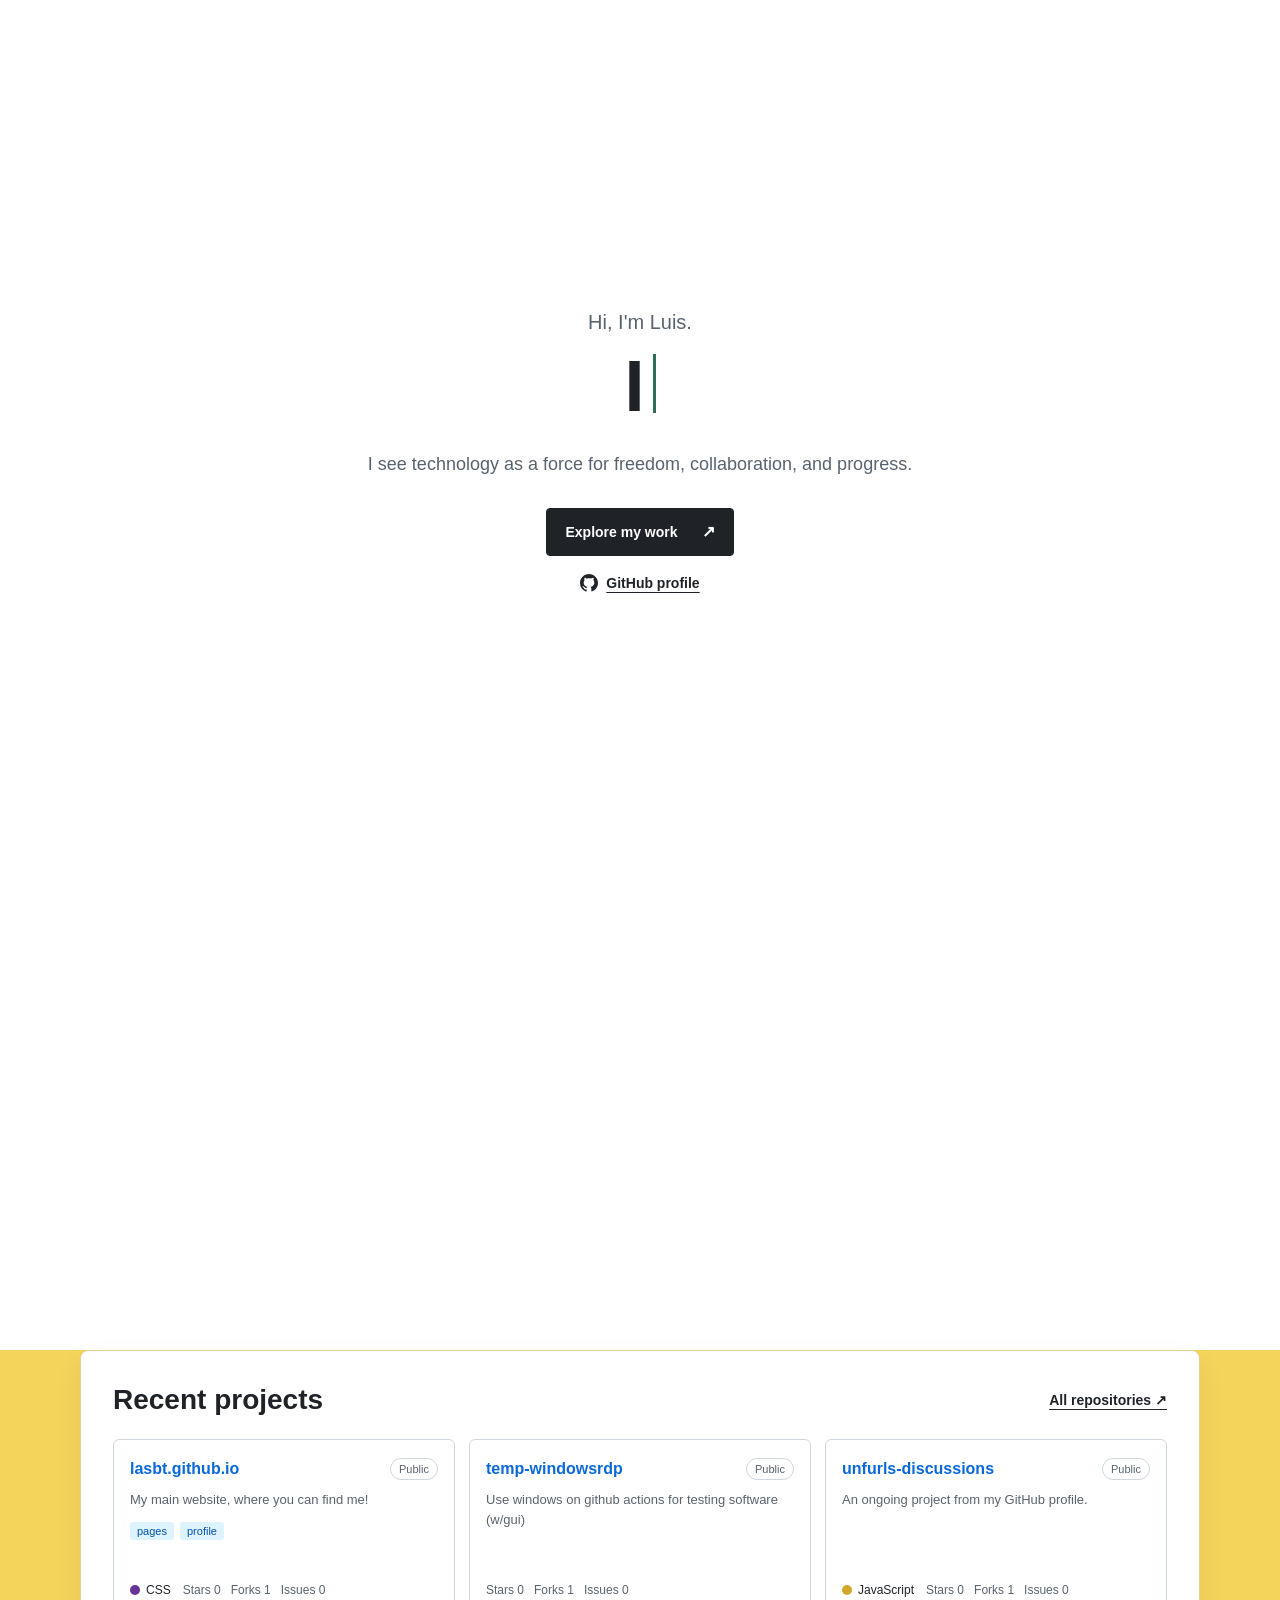
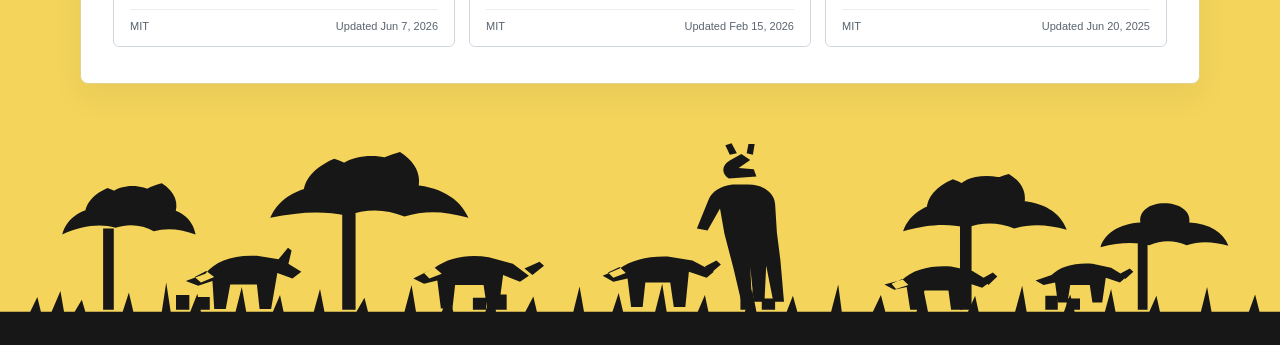
<file: www/index.html>
<!DOCTYPE html>
<html lang="en">
<head>
  <meta charset="UTF-8">
  <meta name="viewport" content="width=device-width, initial-scale=1">
  <meta name="description" content="Luis is a developer who sees technology as a force for freedom, collaboration, and progress.">
  <meta name="theme-color" content="#f4d45b">
  <link rel="canonical" href="https://lasbt.github.io/">
  <link rel="stylesheet" href="assets/css/site.css">
  <title>Luis' website'</title>
</head>
<body>
  <a class="skip-link" href="#main">Skip to content</a>
  <main id="main">
    <section class="story-stage" id="story-stage" aria-label="About Luis">
      <div class="story-stage__sticky" id="story-sticky">
        <div class="wave-field" id="wave-field" aria-hidden="true">
          <svg viewBox="0 0 1440 500" preserveAspectRatio="none" focusable="false">
            <path class="wave-line" d="M0 290C120 200 240 200 360 290S600 380 720 290 960 200 1080 290 1320 380 1440 290"></path>
          </svg>
        </div>
        <div class="site-shell story-layout">
          <div class="story-copy">
            <p class="story-intro">Hi, I'm Luis.</p>
            <h1 class="story-heading" id="story-heading">
              <span class="story-heading__visual" id="story-visual" aria-hidden="true">I build with purpose.</span><span class="typing-cursor" aria-hidden="true"></span>
              <span class="visually-hidden" id="story-accessible-text" aria-live="polite" aria-atomic="true">I build with purpose.</span>
            </h1>
            <p class="story-description" id="story-description">I see technology as a force for freedom, collaboration, and progress.</p>
            <a class="story-cta" id="story-cta" href="#work">
              <span id="story-cta-label">Explore my work</span>
              <span class="story-cta__arrow" aria-hidden="true">↗</span>
            </a>
            <a class="story-secondary" href="https://github.com/lasbt" target="_blank" rel="noopener noreferrer" aria-label="GitHub profile">
              <svg class="github-icon" xmlns="http://www.w3.org/2000/svg" width="16" height="16" viewBox="0 0 16 16" fill="currentColor" aria-hidden="true" focusable="false"><path d="M6.766 11.328c-2.063-.25-3.516-1.734-3.516-3.656 0-.781.281-1.625.75-2.188-.203-.515-.172-1.609.063-2.062.625-.078 1.468.25 1.968.703.594-.187 1.219-.281 1.985-.281.765 0 1.39.094 1.953.265.484-.437 1.344-.765 1.969-.687.218.422.25 1.515.046 2.047.5.593.766 1.39.766 2.203 0 1.922-1.453 3.375-3.547 3.64.531.344.89 1.094.89 1.954v1.625c0 .468.391.734.86.547C13.781 14.359 16 11.53 16 8.03 16 3.61 12.406 0 7.984 0 3.563 0 0 3.61 0 8.031a7.88 7.88 0 0 0 5.172 7.422c.422.156.828-.125.828-.547v-1.25c-.219.094-.5.156-.75.156-1.031 0-1.64-.562-2.078-1.609-.172-.422-.36-.672-.719-.719-.187-.015-.25-.093-.25-.187 0-.188.313-.328.625-.328.453 0 .844.281 1.25.86.313.452.64.655 1.031.655s.641-.14 1-.5c.266-.265.47-.5.657-.656"/></svg>
              <span>GitHub profile</span>
            </a>
          </div>
        </div>
        <div class="giraffe-reveal" id="giraffe-reveal" aria-hidden="true">
          <img src="assets/images/giraffe.png" alt="" width="1200" height="1200">
        </div>
      </div>
    </section>

    <section class="work-section site-shell" id="work" aria-labelledby="work-title">
      <div class="section-heading">
        <div>
          <h2 id="work-title">Recent projects</h2>
        </div>
        <a class="all-projects-link" href="https://github.com/lasbt?tab=repositories" target="_blank" rel="noopener noreferrer">All repositories <span aria-hidden="true">↗</span></a>
      </div>
      <div class="project-grid" id="project-list" aria-live="polite" aria-busy="true">
        <p class="project-status" role="status">Loading recent projects...</p>
      </div>
    </section>
    <div class="giraffe-continuation" id="giraffe-continuation" aria-hidden="true">
      <img src="assets/images/giraffe-leg.svg" alt="">
    </div>
  </main>
  <footer class="site-footer-art">
    <img src="assets/images/savanna-footer.svg" alt="Silhouette of a savanna with trees and wildlife" width="1440" height="240" loading="lazy">
  </footer>

  <script src="assets/js/story.js" defer></script>
  <script src="assets/js/projects.js" defer></script>
</body>
</html>
</file>
<file: www/assets/css/site.css>
:root {
  color-scheme: light;
  --paper: #ffffff;
  --surface: #ffffff;
  --ink: #1f2328;
  --muted: #59636e;
  --line: #d0d7de;
  --green: #2f6d57;
  --yellow: #f4d45b;
  --font-sans: -apple-system, BlinkMacSystemFont, "Segoe UI", sans-serif;
  --font-mono: ui-monospace, "SFMono-Regular", Consolas, monospace;
}

* {
  box-sizing: border-box;
}

html {
  scroll-behavior: smooth;
}

body {
  min-width: 320px;
  min-height: 100vh;
  margin: 0;
  color: var(--ink);
  background: var(--yellow);
  font-family: var(--font-sans);
  -webkit-font-smoothing: antialiased;
}

main {
  position: relative;
  isolation: isolate;
}

a {
  color: inherit;
}

a:focus-visible {
  outline: 3px solid var(--green);
  outline-offset: 4px;
}

.visually-hidden {
  position: absolute;
  width: 1px;
  height: 1px;
  padding: 0;
  overflow: hidden;
  clip: rect(0, 0, 0, 0);
  white-space: nowrap;
  border: 0;
}

.skip-link {
  position: absolute;
  z-index: 10;
  top: 8px;
  left: 8px;
  padding: 10px 14px;
  transform: translateY(-160%);
  color: white;
  background: var(--ink);
}

.skip-link:focus {
  transform: translateY(0);
}

.site-shell {
  width: min(1120px, calc(100% - 64px));
  margin-inline: auto;
}

.story-stage {
  position: relative;
  min-height: 150vh;
  min-height: 150svh;
  background: var(--paper);
}

.story-stage__sticky {
  position: sticky;
  top: 0;
  height: 100vh;
  height: 100svh;
  min-height: 560px;
  overflow: hidden;
  isolation: isolate;
  background: var(--paper);
}

.story-stage__sticky::before {
  position: absolute;
  z-index: -1;
  inset: 0;
  background: var(--yellow);
  content: "";
  opacity: var(--story-progress, 0);
  pointer-events: none;
}

.wave-field {
  position: absolute;
  z-index: 0;
  right: 0;
  bottom: 0;
  left: 0;
  height: min(42vh, 360px);
  height: min(42svh, 360px);
  overflow: hidden;
  opacity: 0;
  pointer-events: none;
  transform: translateY(28%);
  transition: opacity 450ms ease, transform 700ms cubic-bezier(0.2, 0.75, 0.25, 1);
}

.wave-field.is-visible {
  opacity: 1;
  transform: translateY(0);
}

.wave-field svg {
  width: 100%;
  height: 100%;
  display: block;
}

.wave-line {
  fill: none;
  stroke: #1f2328;
  stroke-width: 20px;
  stroke-linecap: round;
  vector-effect: non-scaling-stroke;
  transform-box: fill-box;
  transform-origin: center;
  animation: wave-undulate 3.8s ease-in-out infinite alternate;
}

.giraffe-reveal {
  position: absolute;
  z-index: 1;
  right: clamp(-70px, -3vw, -24px);
  bottom: 0;
  width: clamp(300px, 36vw, 440px);
  aspect-ratio: 1.25;
  overflow: hidden;
  opacity: 0;
  pointer-events: none;
  transform: translate(10%, 105%);
  transition: opacity 260ms ease, transform 700ms cubic-bezier(0.2, 0.75, 0.25, 1);
}

.giraffe-reveal.is-visible {
  opacity: 1;
  transform: translate(0, 0);
}

.giraffe-reveal img {
  width: 100%;
  height: auto;
  display: block;
}

.giraffe-continuation {
  position: absolute;
  z-index: 0;
  right: clamp(58px, 9vw, 110px);
  bottom: 0;
  width: clamp(46px, 6vw, 72px);
  overflow: hidden;
  opacity: 0;
  pointer-events: none;
  transition: opacity 350ms ease;
}

.giraffe-continuation.is-visible {
  opacity: 1;
}

.giraffe-continuation img {
  width: 100%;
  height: 100%;
  display: block;
}

.story-layout {
  position: relative;
  z-index: 2;
  height: 100%;
  display: grid;
  place-items: center;
  padding-block: 32px;
}

.story-copy {
  width: 100%;
  max-width: 960px;
  text-align: center;
  animation: rise-in 650ms cubic-bezier(0.2, 0.75, 0.25, 1) both;
}

.story-intro {
  margin: 0 0 12px;
  color: var(--muted);
  font-size: 20px;
  line-height: 1.4;
}

.story-heading {
  min-height: 1.08em;
  margin: 0 0 24px;
  font-size: 72px;
  font-weight: 600;
  letter-spacing: 0;
  line-height: 1.08;
}

.story-heading__visual {
  display: inline-block;
  transition: opacity 220ms ease, transform 220ms cubic-bezier(0.2, 0.75, 0.25, 1);
}

.story-heading__visual.is-erasing {
  transform: translateY(-0.45em);
  opacity: 0;
}

.story-heading__visual.is-entering {
  transform: translateY(0.45em);
  opacity: 0;
}

.typing-cursor {
  width: 3px;
  height: 0.82em;
  display: none;
  margin-left: 8px;
  vertical-align: -0.02em;
  background: var(--green);
}

.story-heading.is-typing .typing-cursor {
  display: inline-block;
  animation: cursor-blink 1s steps(2, start) infinite;
}

.story-description {
  max-width: 570px;
  margin: 0 auto 28px;
  color: var(--muted);
  font-size: 18px;
  line-height: 1.65;
}

.story-cta {
  min-height: 48px;
  display: inline-flex;
  align-items: center;
  justify-content: center;
  gap: 24px;
  padding: 0 18px;
  border: 1px solid var(--ink);
  border-radius: 4px;
  color: white;
  background: var(--ink);
  font-size: 14px;
  font-weight: 600;
  text-decoration: none;
  transition: color 180ms ease, background-color 180ms ease, transform 180ms ease;
}

.story-cta:hover {
  transform: translateY(-2px);
  color: var(--ink);
  background: transparent;
}

.story-cta__arrow {
  font-size: 16px;
}

.story-secondary {
  width: fit-content;
  display: flex;
  align-items: center;
  justify-content: center;
  gap: 8px;
  margin: 18px auto 0;
  color: var(--ink);
  font-size: 14px;
  font-weight: 600;
  text-decoration-thickness: 1px;
  text-underline-offset: 4px;
}

.story-secondary:hover,
.all-projects-link:hover {
  color: var(--green);
}

.github-icon {
  width: 18px;
  height: 18px;
  flex: 0 0 auto;
}

.work-section {
  position: relative;
  z-index: 1;
  width: min(1120px, calc(100% - 64px));
  margin: 0 auto 48px;
  padding: 32px 32px 36px;
  border: 1px solid #e1d28c;
  border-radius: 8px;
  background: var(--surface);
  box-shadow: 0 12px 32px rgba(31, 35, 40, 0.06);
}

.section-heading {
  display: flex;
  align-items: center;
  justify-content: space-between;
  gap: 20px;
  margin-bottom: 22px;
}

.section-heading h2 {
  margin: 0;
  font-size: 28px;
  font-weight: 600;
  line-height: 1.2;
}

.all-projects-link {
  flex: 0 0 auto;
  font-size: 14px;
  font-weight: 600;
  text-decoration-thickness: 1px;
  text-underline-offset: 4px;
}

.project-grid {
  display: grid;
  grid-template-columns: repeat(3, minmax(0, 1fr));
  gap: 14px;
}

.project-card {
  min-width: 0;
  overflow: hidden;
  border: 1px solid var(--line);
  border-radius: 6px;
  background: var(--surface);
  animation: card-enter 420ms cubic-bezier(0.2, 0.75, 0.25, 1) both;
  animation-delay: calc(var(--card-order, 0) * 55ms);
  transition: border-color 160ms ease, box-shadow 160ms ease, transform 160ms ease;
}

.project-card:hover {
  transform: translateY(-2px);
  border-color: #9da9b1;
  box-shadow: 0 8px 20px rgba(31, 35, 40, 0.07);
}

.project-card__media {
  width: 100%;
  aspect-ratio: 16 / 9;
  overflow: hidden;
  border-bottom: 1px solid var(--line);
  background: #f6f8fa;
}

.project-card__media img {
  width: 100%;
  height: 100%;
  display: block;
  object-fit: cover;
}

.project-card__body {
  min-height: 206px;
  display: flex;
  flex-direction: column;
  align-items: stretch;
  padding: 18px 16px 14px;
}

.project-card__header {
  display: flex;
  align-items: flex-start;
  justify-content: space-between;
  gap: 10px;
  margin-bottom: 10px;
}

.project-card__title {
  min-width: 0;
  margin: 0;
  font-size: 16px;
  font-weight: 600;
  line-height: 1.35;
  overflow-wrap: anywhere;
}

.project-card__title a {
  color: #0969da;
  text-decoration: none;
}

.project-card__title a:hover {
  text-decoration: underline;
  text-underline-offset: 3px;
}

.project-card__visibility {
  flex: 0 0 auto;
  padding: 2px 8px;
  border: 1px solid var(--line);
  border-radius: 999px;
  color: var(--muted);
  font-size: 11px;
  line-height: 1.5;
}

.project-card__description {
  margin: 0 0 14px;
  color: var(--muted);
  font-size: 13px;
  line-height: 1.5;
}

.project-card__topics {
  display: flex;
  flex-wrap: wrap;
  gap: 6px;
  margin: -2px 0 12px;
}

.project-card__topic {
  max-width: 100%;
  overflow: hidden;
  padding: 3px 7px;
  border-radius: 3px;
  color: #0550ae;
  background: #ddf4ff;
  font-size: 11px;
  text-overflow: ellipsis;
  white-space: nowrap;
}

.project-card__details,
.project-card__metrics,
.project-card__language {
  display: flex;
  align-items: center;
}

.project-card__details {
  flex-wrap: wrap;
  gap: 12px;
  margin-top: auto;
  color: var(--muted);
  font-size: 12px;
}

.project-card__language {
  gap: 6px;
  color: var(--ink);
}

.project-card__language-dot {
  width: 10px;
  height: 10px;
  flex: 0 0 auto;
  border-radius: 50%;
  background: var(--language-color, #68756f);
}

.project-card__metrics {
  flex-wrap: wrap;
  gap: 10px;
}

.project-card__metric {
  white-space: nowrap;
}

.project-card__footer {
  display: flex;
  align-items: center;
  justify-content: space-between;
  gap: 10px;
  margin-top: 12px;
  padding-top: 10px;
  border-top: 1px solid #eaeef2;
  color: var(--muted);
  font-size: 11px;
}

.project-card__footer time {
  text-align: right;
}

.project-status {
  grid-column: 1 / -1;
  margin: 0;
  padding: 24px 0;
  color: var(--muted);
  font-size: 14px;
}

.project-status a {
  color: #0969da;
  font-weight: 600;
}

.not-found {
  min-height: 100vh;
  min-height: 100svh;
  display: flex;
  flex-direction: column;
  align-items: flex-start;
  justify-content: center;
  padding-block: 64px;
}

.not-found .eyebrow {
  margin-bottom: 16px;
  font-family: var(--font-mono);
  font-size: 11px;
  text-transform: uppercase;
}

.not-found h1 {
  max-width: 760px;
  margin: 0 0 18px;
  font-size: 64px;
  font-weight: 600;
  line-height: 1.06;
}

.not-found p:not(.eyebrow) {
  max-width: 520px;
  margin: 0 0 26px;
  color: var(--muted);
  font-size: 17px;
  line-height: 1.6;
}

.site-footer-art { overflow: hidden; line-height: 0; }
.site-footer-art img { width: 100%; height: auto; display: block; }

@keyframes rise-in {
  from { opacity: 0; transform: translateY(12px); }
  to { opacity: 1; transform: translateY(0); }
}

@keyframes card-enter {
  from { opacity: 0; transform: translateY(8px); }
  to { opacity: 1; transform: translateY(0); }
}

@keyframes cursor-blink {
  to { visibility: hidden; }
}

@keyframes wave-undulate {
  from { transform: translateY(-10px) scaleY(0.88); }
  to { transform: translateY(10px) scaleY(1.12); }
}

@media (max-width: 900px) {
  .project-grid {
    grid-template-columns: repeat(2, minmax(0, 1fr));
  }
}

@media (max-width: 700px) {
  .site-shell,
  .work-section {
    width: calc(100% - 32px);
  }

  .story-stage {
    min-height: 145vh;
    min-height: 145svh;
  }

  .story-stage__sticky {
    min-height: 100vh;
    min-height: 100svh;
  }

  .story-layout {
    padding-block: 24px;
  }

  .story-heading {
    min-height: 2.16em;
    margin-bottom: 18px;
    font-size: 46px;
  }

  .giraffe-continuation {
    right: 68px;
    width: 48px;
  }

  .giraffe-reveal {
    right: -48px;
    width: min(360px, 100vw);
  }

  .story-intro {
    font-size: 17px;
  }

  .story-description {
    max-width: 460px;
    font-size: 16px;
  }

  .work-section {
    margin-bottom: 24px;
    padding: 24px 18px 26px;
  }

  .section-heading {
    align-items: flex-start;
    flex-direction: column;
    gap: 12px;
  }

  .project-grid {
    grid-template-columns: 1fr;
  }

  .project-card__body {
    min-height: 190px;
  }

  .not-found h1 {
    font-size: 48px;
  }
}

@media (max-width: 420px) {
  .site-shell,
  .work-section {
    width: calc(100% - 24px);
  }

  .story-heading {
    font-size: 38px;
  }

  .work-section {
    padding-inline: 14px;
  }

  .project-card__body {
    padding-inline: 14px;
  }

  .project-card__details {
    gap: 8px;
  }

  .project-card__metrics {
    gap: 8px;
  }

  .not-found h1 {
    font-size: 40px;
  }
}

@media (max-height: 600px) and (min-width: 701px) {
  .story-stage__sticky {
    min-height: 100vh;
    min-height: 100svh;
  }

  .story-heading {
    font-size: 56px;
  }
}

@media (prefers-reduced-motion: reduce) {
  *,
  *::before,
  *::after {
    scroll-behavior: auto !important;
    animation-duration: 0.01ms !important;
    animation-iteration-count: 1 !important;
    transition-duration: 0.01ms !important;
  }
}
</file>
